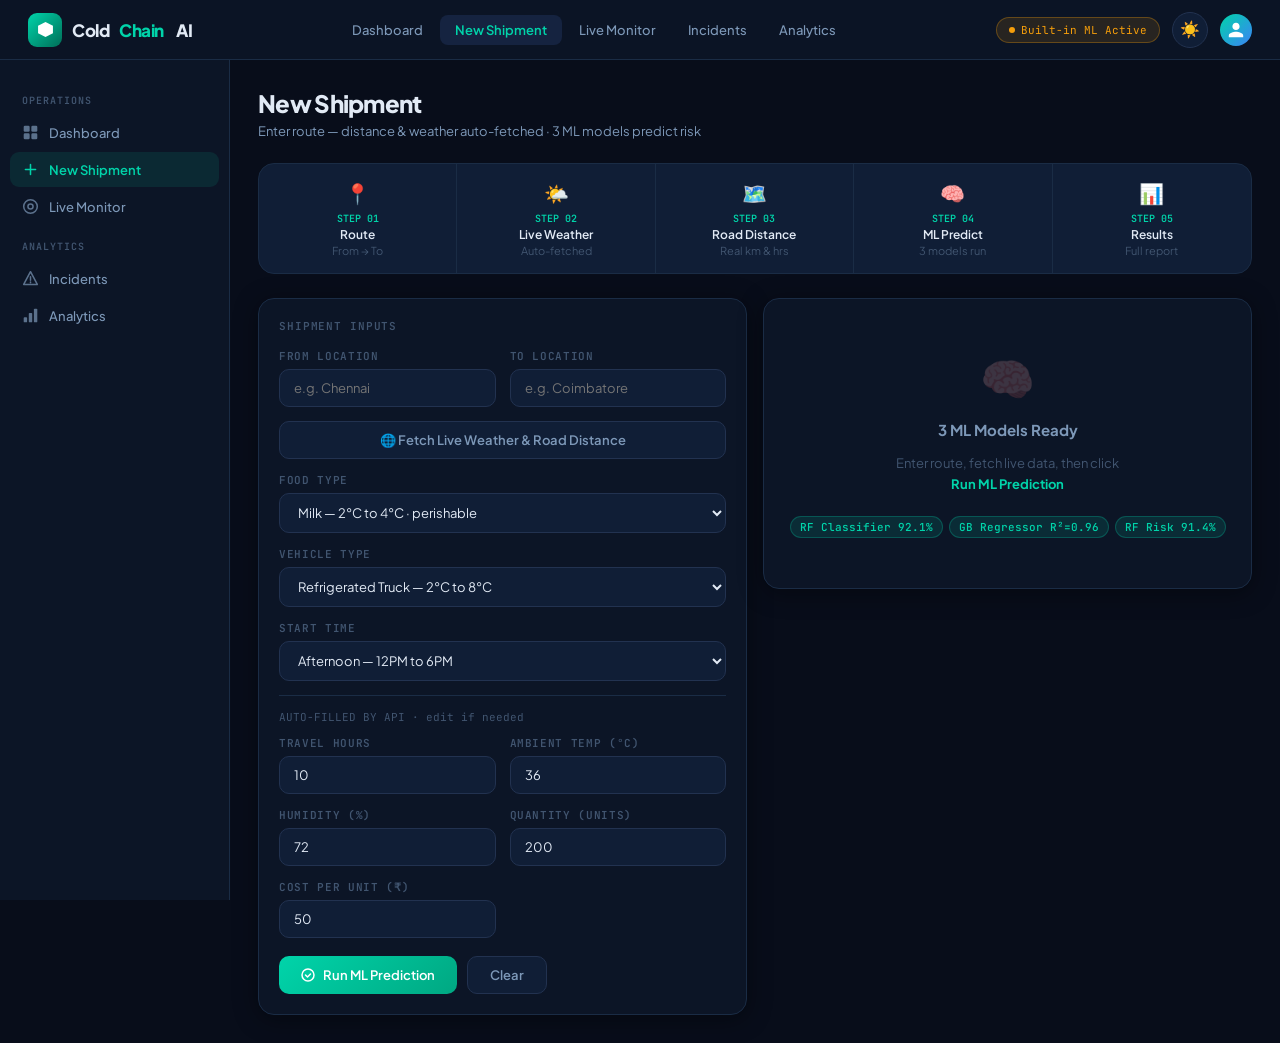
<file: frontend/shipment.html>
<!DOCTYPE html>
<html lang="en">
<head>
  <meta charset="UTF-8"/>
  <meta name="viewport" content="width=device-width, initial-scale=1.0"/>
  <title>ColdChain AI — New Shipment</title>
  <link rel="stylesheet" href="css/style.css"/>
  <script src="js/theme.js"></script>
</head>
<body>
<div class="shell">
  <header class="topbar">
    <a href="index.html" class="logo">
      <div class="logo-mark"><svg viewBox="0 0 16 16"><path d="M8 1L15 4.5v7L8 15 1 11.5v-7z"/></svg></div>
      Cold<span>Chain</span>&nbsp;AI
    </a>
    <nav class="topbar-nav">
      <a href="index.html">Dashboard</a>
      <a href="shipment.html" class="active">New Shipment</a>
      <a href="monitor.html">Live Monitor</a>
      <a href="incidents.html">Incidents</a>
      <a href="analytics.html">Analytics</a>
    </nav>
    <div class="topbar-right">
      <div class="live-badge" id="api-badge"><div class="live-dot" id="api-dot"></div><span id="api-status">Checking...</span></div>
      <button class="theme-toggle" onclick="toggleTheme()" title="Toggle theme">☀️</button>
      <div class="avatar" style="background:linear-gradient(135deg,var(--teal),var(--blue));color:#fff;font-weight:700;font-size:12px;">
        <svg viewBox="0 0 24 24" width="18" height="18" fill="currentColor"><path d="M12 12c2.7 0 4.8-2.1 4.8-4.8S14.7 2.4 12 2.4 7.2 4.5 7.2 7.2 9.3 12 12 12zm0 2.4c-3.2 0-9.6 1.6-9.6 4.8v2.4h19.2v-2.4c0-3.2-6.4-4.8-9.6-4.8z"/></svg>
      </div>
    </div>
  </header>

  <div class="page-body">
    <aside class="sidebar">
      <div class="sidebar-section">Operations</div>
      <a href="index.html"><svg viewBox="0 0 20 20" fill="currentColor"><rect x="2" y="2" width="7" height="7" rx="1.5"/><rect x="11" y="2" width="7" height="7" rx="1.5"/><rect x="2" y="11" width="7" height="7" rx="1.5"/><rect x="11" y="11" width="7" height="7" rx="1.5"/></svg>Dashboard</a>
      <a href="shipment.html" class="active"><svg viewBox="0 0 20 20" fill="none" stroke="currentColor" stroke-width="1.8"><path d="M10 4v12M4 10h12" stroke-linecap="round"/></svg>New Shipment</a>
      <a href="monitor.html"><svg viewBox="0 0 20 20" fill="none" stroke="currentColor" stroke-width="1.8"><circle cx="10" cy="10" r="8"/><circle cx="10" cy="10" r="3"/></svg>Live Monitor</a>
      <div class="sidebar-section">Analytics</div>
      <a href="incidents.html"><svg viewBox="0 0 20 20" fill="none" stroke="currentColor" stroke-width="1.8"><path d="M10 2L18 17H2L10 2z" stroke-linejoin="round"/><path d="M10 8v4M10 14v1" stroke-linecap="round"/></svg>Incidents</a>
      <a href="analytics.html"><svg viewBox="0 0 20 20" fill="currentColor"><rect x="2" y="12" width="4" height="6" rx="1"/><rect x="8" y="7" width="4" height="11" rx="1"/><rect x="14" y="2" width="4" height="16" rx="1"/></svg>Analytics</a>
    </aside>

    <main class="main-content">
      <div class="page-header">
        <div>
          <div class="page-title">New Shipment</div>
          <div class="page-sub">Enter route — distance &amp; weather auto-fetched · 3 ML models predict risk</div>
        </div>
      </div>

      <div class="how-strip">
        <div class="how-step"><div class="step-icon">📍</div><div class="step-num">STEP 01</div><div class="step-name">Route</div><div class="step-desc">From → To</div></div>
        <div class="how-step"><div class="step-icon">🌤️</div><div class="step-num">STEP 02</div><div class="step-name">Live Weather</div><div class="step-desc">Auto-fetched</div></div>
        <div class="how-step"><div class="step-icon">🗺️</div><div class="step-num">STEP 03</div><div class="step-name">Road Distance</div><div class="step-desc">Real km &amp; hrs</div></div>
        <div class="how-step"><div class="step-icon">🧠</div><div class="step-num">STEP 04</div><div class="step-name">ML Predict</div><div class="step-desc">3 models run</div></div>
        <div class="how-step"><div class="step-icon">📊</div><div class="step-num">STEP 05</div><div class="step-name">Results</div><div class="step-desc">Full report</div></div>
      </div>

      <div class="g2">
        <!-- LEFT FORM -->
        <div class="card">
          <div class="card-title">Shipment Inputs</div>
          <div style="display:flex;flex-direction:column;gap:14px;">

            <div class="form-grid-2">
              <div class="form-group">
                <label class="form-label">From Location</label>
                <input class="form-input" id="f-from" placeholder="e.g. Chennai" autocomplete="off"/>
              </div>
              <div class="form-group">
                <label class="form-label">To Location</label>
                <input class="form-input" id="f-to" placeholder="e.g. Coimbatore" autocomplete="off"/>
              </div>
            </div>

            <button id="fetch-btn" class="btn btn-ghost" onclick="fetchRouteData()" style="width:100%;justify-content:center;gap:8px;">
              🌐 Fetch Live Weather &amp; Road Distance
            </button>
            <div id="api-strip" style="display:none;border-radius:10px;padding:12px 14px;font-size:12px;font-family:var(--mono);line-height:1.8;"></div>

            <div class="form-group">
              <label class="form-label">Food Type</label>
              <select class="form-input" id="f-food">
                <option value="Milk">Milk — 2°C to 4°C · perishable</option>
                <option value="Meat">Meat — -2°C to 2°C · highly perishable</option>
                <option value="Fish">Fish — 0°C to 2°C · very perishable</option>
                <option value="Vegetables">Vegetables — 4°C to 8°C</option>
                <option value="Fruits">Fruits — 5°C to 10°C</option>
                <option value="Dairy">Dairy Products — 2°C to 6°C</option>
                <option value="Eggs">Eggs — 2°C to 5°C</option>
              </select>
            </div>

            <div class="form-group">
              <label class="form-label">Vehicle Type</label>
              <select class="form-input" id="f-vehicle">
                <option value="Normal Truck">Normal Truck — no cooling</option>
                <option value="Refrigerated Truck" selected>Refrigerated Truck — 2°C to 8°C</option>
                <option value="Frozen Container">Frozen Container — -10°C to 5°C</option>
              </select>
            </div>

            <div class="form-group">
              <label class="form-label">Start Time</label>
              <select class="form-input" id="f-tod">
                <option value="morning">Morning — 6AM to 12PM</option>
                <option value="afternoon" selected>Afternoon — 12PM to 6PM</option>
                <option value="evening">Evening — 6PM to 10PM</option>
                <option value="night">Night — 10PM to 6AM</option>
              </select>
            </div>

            <div style="border-top:1px solid var(--border);padding-top:14px;">
              <div style="font-size:11px;color:var(--text3);font-family:var(--mono);margin-bottom:12px;">AUTO-FILLED BY API · edit if needed</div>
              <div class="form-grid-2">
                <div class="form-group"><label class="form-label">Travel Hours</label><input class="form-input" id="f-hours" type="number" value="10" min="1" max="120" step="0.5"/></div>
                <div class="form-group"><label class="form-label">Ambient Temp (°C)</label><input class="form-input" id="f-ambient" type="number" value="36"/></div>
                <div class="form-group"><label class="form-label">Humidity (%)</label><input class="form-input" id="f-humidity" type="number" value="72"/></div>
                <div class="form-group"><label class="form-label">Quantity (units)</label><input class="form-input" id="f-qty" type="number" value="200"/></div>
                <div class="form-group"><label class="form-label">Cost per unit (₹)</label><input class="form-input" id="f-cost" type="number" value="50"/></div>
              </div>
            </div>

            <div style="display:flex;gap:10px;padding-top:4px;">
              <button class="btn btn-primary" id="predict-btn" onclick="runPrediction()">
                <svg width="14" height="14" viewBox="0 0 14 14" fill="none"><circle cx="7" cy="7" r="6" stroke="currentColor" stroke-width="1.5"/><path d="M4.5 7l2 2 3-3" stroke="currentColor" stroke-width="1.5" stroke-linecap="round" stroke-linejoin="round"/></svg>
                Run ML Prediction
              </button>
              <button class="btn btn-ghost" onclick="clearAll()">Clear</button>
            </div>
          </div>
        </div>

        <!-- RIGHT RESULTS -->
        <div style="display:flex;flex-direction:column;gap:14px;">
          <div id="pane-empty" class="card" style="display:flex;flex-direction:column;align-items:center;justify-content:center;padding:50px 24px;gap:14px;text-align:center;">
            <div style="font-size:44px;opacity:0.2;">🧠</div>
            <div style="font-size:15px;font-weight:700;color:var(--text2);">3 ML Models Ready</div>
            <div style="font-size:13px;color:var(--text3);max-width:240px;line-height:1.65;">Enter route, fetch live data, then click <strong style="color:var(--teal);">Run ML Prediction</strong></div>
            <div style="display:flex;flex-wrap:wrap;gap:6px;justify-content:center;margin-top:6px;">
              <span class="badge badge-teal">RF Classifier 92.1%</span>
              <span class="badge badge-teal">GB Regressor R²=0.96</span>
              <span class="badge badge-teal">RF Risk 91.4%</span>
            </div>
          </div>
          <div id="pane-loading" class="card loading-overlay" style="display:none;">
            <div class="spinner"></div>
            <div class="loading-steps">
              <div class="loading-step" id="ls1">Sending features to ML models...</div>
              <div class="loading-step" id="ls2">Random Forest classification...</div>
              <div class="loading-step" id="ls3">Gradient Boosting probability...</div>
              <div class="loading-step" id="ls4">Building risk report...</div>
            </div>
          </div>
          <div id="pane-error" style="display:none;background:rgba(239,68,68,0.08);border:1px solid rgba(239,68,68,0.25);border-radius:12px;padding:16px;font-size:13px;color:var(--red);line-height:1.7;"></div>
          <div id="pane-fallback" style="display:none;background:rgba(0,212,170,0.07);border:1px solid rgba(0,212,170,0.25);border-radius:10px;padding:14px;font-size:12px;color:var(--teal);line-height:1.7;">
            <strong>✓ Built-in ML engine active</strong> — Flask not running<br>
            For trained model accuracy: <code style="background:rgba(0,0,0,0.2);padding:2px 8px;border-radius:4px;">python api/app.py</code>
          </div>
          <div id="pane-results" style="display:none;flex-direction:column;gap:16px;"></div>
        </div>
      </div>
    </main>
  </div>
</div>

<style>
.spinner{width:36px;height:36px;border:3px solid var(--border2);border-top-color:var(--teal);border-radius:50%;animation:spin 0.8s linear infinite;}
@keyframes spin{to{transform:rotate(360deg);}}
.loading-step{font-size:12px;font-family:var(--mono);color:var(--text3);opacity:0.3;transition:opacity 0.3s;}
.loading-step.on{opacity:1;color:var(--teal);}
</style>

<script src="js/app.js"></script>
<script>
let _routeData = null;

// ── Fetch real weather + distance ─────────────────────────
async function fetchRouteData() {
  const from = document.getElementById('f-from').value.trim();
  const to   = document.getElementById('f-to').value.trim();
  if (!from || !to) { setStrip('error','⚠️ Enter both From and To locations first.'); return; }

  const btn = document.getElementById('fetch-btn');
  btn.disabled = true; btn.textContent = '⏳ Fetching...';
  setStrip('loading','🌐 Fetching weather &amp; road data...');

  const [weather, route] = await Promise.all([fetchWeather(from), fetchRoadDistance(from, to)]);
  _routeData = { weather, route };

  if (route) {
    document.getElementById('f-hours').value = route.durationHrs;
  }
  if (weather) {
    document.getElementById('f-ambient').value  = weather.temp;
    document.getElementById('f-humidity').value = weather.humidity;
  }

  const wLine = weather
    ? `🌡️ <strong>${weather.temp}°C</strong>, feels ${weather.feels}°C · ${weather.humidity}% humidity · <em>${weather.desc}</em> · 💨${weather.wind}km/h in <strong>${weather.city}</strong>`
    : `🌡️ <span style="color:var(--amber)">Weather unavailable — using manual values</span>`;
  const rLine = route
    ? `🗺️ <strong>${route.distanceKm} km</strong> · Est. <strong>${route.durationHrs} hrs</strong> · <em>${route.source}</em> (auto-filled)`
    : `🗺️ <span style="color:var(--amber)">Distance not found — enter travel hours manually</span>`;

  setStrip('success', wLine + '<br>' + rLine);
  btn.disabled = false; btn.textContent = '🔄 Re-fetch Weather & Distance';
}

function setStrip(type, html) {
  const el = document.getElementById('api-strip');
  el.style.display = 'block';
  const s = type==='error'   ? 'background:rgba(239,68,68,0.07);border:1px solid rgba(239,68,68,0.2);color:var(--red);'
           : type==='loading' ? 'background:rgba(59,130,246,0.07);border:1px solid rgba(59,130,246,0.2);color:var(--blue);'
                              : 'background:rgba(0,212,170,0.07);border:1px solid rgba(0,212,170,0.2);color:var(--text2);';
  el.style.cssText = 'display:block;border-radius:10px;padding:12px 14px;font-size:12px;font-family:var(--mono);line-height:1.8;' + s;
  el.innerHTML = html;
}

// ── Prediction ────────────────────────────────────────────
async function runPrediction() {
  const btn  = document.getElementById('predict-btn');
  const from = document.getElementById('f-from').value.trim();
  const to   = document.getElementById('f-to').value.trim();

  if (!from || !to) {
    document.getElementById('pane-error').textContent = '⚠️ Enter both From and To locations.';
    showPane('pane-error'); return;
  }

  const food  = document.getElementById('f-food').value;
  const veh   = document.getElementById('f-vehicle').value;
  const tod   = document.getElementById('f-tod').value;
  const hours = parseFloat(document.getElementById('f-hours').value) || 10;
  const amb   = parseFloat(document.getElementById('f-ambient').value) || 35;
  const hum   = parseFloat(document.getElementById('f-humidity').value) || 65;
  const qty   = parseInt(document.getElementById('f-qty').value) || 200;
  const cost  = parseFloat(document.getElementById('f-cost').value) || 50;
  const distKm= _routeData?.route?.distanceKm || null;

  btn.disabled = true;
  btn.innerHTML = '<div class="spinner" style="width:14px;height:14px;border-width:2px;display:inline-block;vertical-align:middle;margin-right:6px;"></div> Predicting...';
  document.getElementById('pane-fallback').style.display = 'none';
  showPane('pane-loading');
  animateLoadingSteps(['ls1','ls2','ls3','ls4']);

  const payload = {
    food_type:food, vehicle_type:veh, time_of_day:tod,
    travel_hours:hours, ambient_temp_c:amb, humidity_pct:hum,
    quantity:qty, cost_per_unit:cost, distKm,
  };

  try {
    const data = await ColdChainAPI.predict(payload);
    if (distKm && data.prediction_summary) data.prediction_summary.estimated_distance_km = distKm;
    const finalDist = distKm || data.prediction_summary?.estimated_distance_km || Math.round(hours*55);

    buildResults(data, from, to, hours, finalDist);
    showPane('pane-results');
    if (data._source === 'local_fallback') document.getElementById('pane-fallback').style.display = 'block';

    // ✅ Save with travelHours so monitor status works correctly
    ShipmentStore.save({
      from, to, food, vehicle: veh,
      travelHours: hours,
      distanceKm : finalDist,
      weather    : _routeData?.weather || null,
      result     : data,
    });

  } catch(e) {
    document.getElementById('pane-error').textContent = '⚠️ Error: ' + e.message;
    showPane('pane-error');
  }

  btn.disabled = false;
  btn.innerHTML = '<svg width="14" height="14" viewBox="0 0 14 14" fill="none"><circle cx="7" cy="7" r="6" stroke="currentColor" stroke-width="1.5"/><path d="M4.5 7l2 2 3-3" stroke="currentColor" stroke-width="1.5" stroke-linecap="round" stroke-linejoin="round"/></svg> Run ML Prediction';
}

function showPane(id) {
  ['pane-empty','pane-loading','pane-error','pane-results'].forEach(p=>{
    const el=document.getElementById(p); if(el) el.style.display='none';
  });
  const el=document.getElementById(id);
  if(el) el.style.display=(id==='pane-results')?'flex':'block';
}

function buildResults(data, from, to, hours, dist) {
  const ml  = data.ml_predictions;
  const sum = data.prediction_summary;
  const sp  = parseFloat(sum.spoilage_probability_pct);
  const col = spoilageColor(sp);
  const cls = barClass(sp);
  const rp  = ml.model_3_risk?.risk_probabilities || {};
  const priColor = sum.delivery_priority==='Critical'||sum.delivery_priority==='High'?'var(--red)':sum.delivery_priority==='Medium'?'var(--amber)':'var(--teal)';

  const rpBars = Object.entries(rp).map(([k,v])=>`
    <div style="margin-bottom:8px;">
      <div style="display:flex;justify-content:space-between;font-size:11px;font-family:var(--mono);margin-bottom:3px;">
        <span style="color:var(--text3)">${k}</span><span>${parseFloat(v).toFixed(1)}%</span>
      </div>
      <div class="risk-bar-track"><div class="risk-bar-fill ${k==='High'?'high':k==='Medium'?'medium':'safe'}" style="width:${Math.min(parseFloat(v)||0,100)}%"></div></div>
    </div>`).join('');

  const actions = [
    sum.vehicle_compatible
      ? `Maintain container at <strong>${sum.recommended_container_temp}</strong> throughout journey`
      : `⚠️ <strong>Switch vehicle immediately</strong> — cannot maintain ${sum.recommended_container_temp}`,
    `Monitor temperature every 2 hours — shelf life: <strong>${sum.shelf_life_remaining_hours} hrs</strong> remaining`,
    sp>50 ? `<strong style="color:var(--red)">PRIORITIZE delivery — HIGH spoilage risk</strong>` : `Standard delivery schedule acceptable`,
    `Priority: <strong>${sum.delivery_priority}</strong> · Est. loss if spoiled: <strong style="color:var(--red)">${inr(sum.estimated_loss_inr)}</strong>`,
  ];

  document.getElementById('pane-results').innerHTML = `
    <div class="ml-model-strip fadein">
      <div class="ml-model-chip"><div class="name">RF Classifier</div><div class="score" style="color:${col}">${ml.model_1_classifier.prediction}</div><div class="algo">${ml.model_1_classifier.confidence}% conf · ${ml.model_1_classifier.accuracy}</div></div>
      <div class="ml-model-chip"><div class="name">GB Regressor</div><div class="score" style="color:${col}">${sp.toFixed(1)}%</div><div class="algo">Spoilage probability</div></div>
      <div class="ml-model-chip"><div class="name">RF Risk</div><div class="score" style="color:${col}">${sum.risk_level}</div><div class="algo">Risk level · ${ml.model_3_risk?.accuracy||''}</div></div>
    </div>
    <div class="spoilage-hero fadein">
      <div style="text-align:center;min-width:115px;">
        <div style="font-size:52px;font-weight:800;font-family:var(--mono);line-height:1;letter-spacing:-2px;color:${col}">${sp.toFixed(1)}%</div>
        <div style="font-size:10px;color:var(--text3);font-family:var(--mono);margin-top:4px;">SPOILAGE RISK</div>
      </div>
      <div style="width:1px;background:var(--border);align-self:stretch;"></div>
      <div style="flex:1;display:flex;flex-direction:column;gap:10px;">
        <div style="display:flex;align-items:center;gap:10px;flex-wrap:wrap;">
          <span class="badge badge-${cls}" style="font-size:12px;padding:5px 14px;">${sum.risk_level} Risk</span>
          <span style="font-size:12px;color:var(--text3);font-family:var(--mono);">Score: ${sum.risk_score}/100</span>
        </div>
        <div class="risk-bar-track" style="height:8px;"><div class="risk-bar-fill ${cls}" style="width:${Math.min(sp,100)}%;transition:width 1s ease;"></div></div>
        <div style="font-size:12px;color:var(--text3);">${from} → ${to} &nbsp;·&nbsp; <span style="font-family:var(--mono);">${dist} km · ${hours}h</span></div>
      </div>
    </div>
    <div class="route-vis fadein">
      <div class="rv-city"><div class="rv-dot"></div><div class="rv-city-name">${from}</div><div class="rv-city-sub">Origin</div></div>
      <div class="rv-line"><div class="rv-truck">🚛</div><div class="rv-meta">${dist} km · ${hours} hrs</div></div>
      <div class="rv-city"><div class="rv-dot dest"></div><div class="rv-city-name">${to}</div><div class="rv-city-sub">Destination</div></div>
    </div>
    <div class="stat-grid-4 fadein">
      <div class="stat-box"><div class="stat-box-key">Container Temp</div><div class="stat-box-val" style="color:var(--blue);font-size:14px;">${sum.recommended_container_temp}</div></div>
      <div class="stat-box"><div class="stat-box-key">Shelf Life Left</div><div class="stat-box-val" style="color:${(sum.shelf_life_remaining_hours||99)<8?'var(--red)':'var(--text)'}">${sum.shelf_life_remaining_hours} hrs</div></div>
      <div class="stat-box"><div class="stat-box-key">Priority</div><div class="stat-box-val" style="font-size:15px;color:${priColor}">${sum.delivery_priority}</div></div>
      <div class="stat-box"><div class="stat-box-key">Est. Loss</div><div class="stat-box-val" style="color:var(--red);font-size:14px;">${inr(sum.estimated_loss_inr)}</div></div>
    </div>
    <div class="g2 fadein">
      <div class="ai-section">
        <div class="ai-section-title">Vehicle Status</div>
        <div class="ai-section-body">
          ${sum.vehicle_compatible?'<span style="color:var(--teal);font-weight:600;">✓ Compatible</span>':'<span style="color:var(--red);font-weight:600;">✗ Incompatible — switch vehicle!</span>'}
          <br><span style="font-size:12px;color:var(--text3);margin-top:6px;display:block;">${sum.vehicle_note||''}</span>
        </div>
      </div>
      <div class="ai-section"><div class="ai-section-title">Risk Probabilities</div>${rpBars}</div>
    </div>
    <div class="ai-section fadein">
      <div class="ai-section-title">Recommended Actions</div>
      <div class="action-list">${actions.map((a,i)=>`<div class="action-item"><div class="action-num">${i+1}</div><div>${a}</div></div>`).join('')}</div>
    </div>
    ${sum.cold_stop_needed?`<div class="ai-section fadein" style="border-color:rgba(59,130,246,0.3);"><div class="ai-section-title" style="color:var(--blue);">❄️ Cold Storage Stop Recommended</div><div class="ai-section-body">Long route or high spoilage risk — find certified cold storage within 15km of your route.</div></div>`:''}
  `;
}

function clearAll() {
  showPane('pane-empty');
  document.getElementById('pane-fallback').style.display = 'none';
  document.getElementById('api-strip').style.display = 'none';
  _routeData = null;
  document.getElementById('fetch-btn').textContent = '🌐 Fetch Live Weather & Road Distance';
}

// Flask badge
(async()=>{
  const ok = await ColdChainAPI.checkFlask();
  const badge=document.getElementById('api-badge'),dot=document.getElementById('api-dot'),status=document.getElementById('api-status');
  if(ok){status.textContent='Flask ML Online';dot.style.background='#00d4aa';}
  else{status.textContent='Built-in ML Active';badge.style.background='rgba(245,158,11,0.12)';badge.style.borderColor='rgba(245,158,11,0.3)';dot.style.background='#f59e0b';status.style.color='#f59e0b';}
})();
</script>
</body>
</html>
</file>
<file: frontend/css/style.css>
@import url('https://fonts.googleapis.com/css2?family=Plus+Jakarta+Sans:wght@400;500;600;700;800&family=JetBrains+Mono:wght@400;500&display=swap');

/* ── RESET ── */
*, *::before, *::after { box-sizing: border-box; margin: 0; padding: 0; }

/* ══════════════════════════════════════════
   DARK MODE (default)
══════════════════════════════════════════ */
:root {
  --bg1: #080d1a;
  --bg2: #0c1526;
  --bg3: #101e36;
  --bg4: #152340;
  --teal:   #00d4aa;
  --teal2:  #00a882;
  --teal3:  #006e58;
  --amber:  #f59e0b;
  --red:    #ef4444;
  --blue:   #3b82f6;
  --green:  #22c55e;
  --text:   #e2eaf5;
  --text2:  #7d98b8;
  --text3:  #415570;
  --border: #1a2c45;
  --border2:#223250;
  --card:   #0c1526;
  --topbar-bg: rgba(12,21,38,0.96);
  --shadow: 0 4px 24px rgba(0,0,0,0.4);
  --sans:  'Plus Jakarta Sans', sans-serif;
  --mono:  'JetBrains Mono', monospace;
  --radius: 12px;
  --radius-lg: 16px;
  --theme-icon: '☀️';
}

/* ══════════════════════════════════════════
   LIGHT MODE
══════════════════════════════════════════ */
[data-theme="light"] {
  --bg1:    #f0f4f8;
  --bg2:    #ffffff;
  --bg3:    #f7f9fc;
  --bg4:    #eaf0f8;
  --teal:   #00a882;
  --teal2:  #008f6e;
  --teal3:  #006e58;
  --amber:  #d97706;
  --red:    #dc2626;
  --blue:   #2563eb;
  --green:  #16a34a;
  --text:   #0f172a;
  --text2:  #475569;
  --text3:  #94a3b8;
  --border: #e2e8f0;
  --border2:#cbd5e1;
  --card:   #ffffff;
  --topbar-bg: rgba(255,255,255,0.96);
  --shadow: 0 4px 24px rgba(0,0,0,0.08);
  --theme-icon: '🌙';
}

/* ── BASE ── */
html { scroll-behavior: smooth; }
body { font-family: var(--sans); background: var(--bg1); color: var(--text); min-height: 100vh; overflow-x: hidden; transition: background 0.3s, color 0.3s; }

/* ── SCROLLBAR ── */
::-webkit-scrollbar { width: 5px; }
::-webkit-scrollbar-track { background: var(--bg1); }
::-webkit-scrollbar-thumb { background: var(--border2); border-radius: 3px; }

/* ── PAGE SHELL ── */
.shell { display: grid; grid-template-rows: 60px 1fr; min-height: 100vh; }
.page-body { display: grid; grid-template-columns: 230px 1fr; }
.main-content { padding: 28px; overflow-y: auto; background: var(--bg1); }

/* ── TOPBAR ── */
.topbar {
  display: flex; align-items: center; justify-content: space-between;
  padding: 0 28px; background: var(--topbar-bg);
  border-bottom: 1px solid var(--border);
  position: sticky; top: 0; z-index: 200; backdrop-filter: blur(12px);
  transition: background 0.3s, border-color 0.3s;
}
.logo { display: flex; align-items: center; gap: 10px; font-size: 17px; font-weight: 800; letter-spacing: -0.5px; text-decoration: none; color: var(--text); }
.logo-mark { width: 34px; height: 34px; border-radius: 9px; background: linear-gradient(135deg, var(--teal), var(--teal3)); display: flex; align-items: center; justify-content: center; }
.logo-mark svg { width: 17px; height: 17px; fill: white; }
.logo span { color: var(--teal); }
.topbar-nav { display: flex; gap: 2px; }
.topbar-nav a { padding: 7px 15px; border-radius: 8px; font-size: 13px; font-weight: 500; color: var(--text2); text-decoration: none; transition: all 0.15s; }
.topbar-nav a:hover { background: var(--bg3); color: var(--text); }
.topbar-nav a.active { background: var(--bg4); color: var(--teal); font-weight: 600; }
.topbar-right { display: flex; align-items: center; gap: 12px; }
.live-badge { display: flex; align-items: center; gap: 6px; background: rgba(0,212,170,0.1); border: 1px solid rgba(0,212,170,0.2); border-radius: 20px; padding: 5px 12px; font-size: 11px; font-family: var(--mono); color: var(--teal); }
.live-dot { width: 6px; height: 6px; border-radius: 50%; background: var(--teal); animation: livepulse 1.5s infinite; }
@keyframes livepulse { 0%,100%{opacity:1;} 50%{opacity:0.3;} }
.avatar { width: 32px; height: 32px; border-radius: 50%; background: linear-gradient(135deg, var(--teal), var(--blue)); display: flex; align-items: center; justify-content: center; font-size: 12px; font-weight: 700; color: white; }

/* ── THEME TOGGLE ── */
.theme-toggle {
  width: 36px; height: 36px; border-radius: 50%;
  border: 1px solid var(--border2); background: var(--bg3);
  cursor: pointer; font-size: 16px; display: flex; align-items: center;
  justify-content: center; transition: all 0.2s; flex-shrink: 0;
}
.theme-toggle:hover { border-color: var(--teal); transform: rotate(20deg); }

/* ── SIDEBAR ── */
.sidebar { background: var(--bg2); border-right: 1px solid var(--border); padding: 20px 10px; display: flex; flex-direction: column; gap: 2px; position: sticky; top: 60px; height: calc(100vh - 60px); overflow-y: auto; transition: background 0.3s, border-color 0.3s; }
.sidebar-section { font-size: 10px; font-weight: 600; color: var(--text3); letter-spacing: 0.1em; text-transform: uppercase; font-family: var(--mono); padding: 14px 12px 6px; }
.sidebar a { display: flex; align-items: center; gap: 10px; padding: 9px 12px; border-radius: 9px; font-size: 13px; font-weight: 500; color: var(--text2); text-decoration: none; transition: all 0.12s; }
.sidebar a:hover { background: var(--bg3); color: var(--text); }
.sidebar a.active { background: rgba(0,212,170,0.1); color: var(--teal); font-weight: 600; }
.sidebar a svg { width: 17px; height: 17px; flex-shrink: 0; opacity: 0.7; }
.sidebar a.active svg { opacity: 1; }

/* ── PAGE HEADER ── */
.page-header { display: flex; align-items: flex-start; justify-content: space-between; margin-bottom: 24px; }
.page-title { font-size: 24px; font-weight: 800; letter-spacing: -0.7px; }
.page-sub { font-size: 13px; color: var(--text2); margin-top: 5px; }

/* ── GRID UTILS ── */
.g2 { display: grid; grid-template-columns: repeat(2, minmax(0,1fr)); gap: 16px; }
.g3 { display: grid; grid-template-columns: repeat(3, minmax(0,1fr)); gap: 16px; }
.g4 { display: grid; grid-template-columns: repeat(4, minmax(0,1fr)); gap: 12px; }
.flex-col { display: flex; flex-direction: column; gap: 16px; }

/* ── METRIC CARDS ── */
.metric-card { background: var(--card); border: 1px solid var(--border); border-radius: var(--radius-lg); padding: 18px 20px; position: relative; overflow: hidden; transition: border-color 0.2s, background 0.3s; box-shadow: var(--shadow); }
.metric-card::before { content: ''; position: absolute; top: 0; left: 0; right: 0; height: 3px; }
.metric-card.c-teal::before { background: linear-gradient(90deg, var(--teal), transparent); }
.metric-card.c-amber::before { background: linear-gradient(90deg, var(--amber), transparent); }
.metric-card.c-red::before { background: linear-gradient(90deg, var(--red), transparent); }
.metric-card.c-blue::before { background: linear-gradient(90deg, var(--blue), transparent); }
.metric-card:hover { border-color: var(--teal); transform: translateY(-1px); box-shadow: var(--shadow); }
.mc-label { font-size: 11px; font-weight: 500; color: var(--text3); font-family: var(--mono); text-transform: uppercase; letter-spacing: 0.06em; }
.mc-value { font-size: 28px; font-weight: 800; letter-spacing: -1px; line-height: 1.1; margin: 6px 0 4px; }
.mc-value.teal  { color: var(--teal); }
.mc-value.amber { color: var(--amber); }
.mc-value.red   { color: var(--red); }
.mc-value.blue  { color: var(--blue); }
.mc-change { font-size: 11px; color: var(--text3); font-family: var(--mono); }
.mc-change.up { color: var(--green); }
.mc-change.dn { color: var(--red); }

/* ── CARDS ── */
.card { background: var(--card); border: 1px solid var(--border); border-radius: var(--radius-lg); padding: 20px; transition: background 0.3s, border-color 0.3s; box-shadow: var(--shadow); }
.card-title { font-size: 11px; font-weight: 600; color: var(--text3); font-family: var(--mono); text-transform: uppercase; letter-spacing: 0.08em; margin-bottom: 16px; }

/* ── BUTTONS ── */
.btn { display: inline-flex; align-items: center; gap: 8px; padding: 10px 22px; border-radius: 10px; font-size: 13px; font-weight: 600; font-family: var(--sans); cursor: pointer; border: none; transition: all 0.15s; text-decoration: none; }
.btn-primary { background: linear-gradient(135deg, var(--teal), var(--teal2)); color: #fff; }
.btn-primary:hover { filter: brightness(1.08); transform: translateY(-1px); }
.btn-primary:active { transform: translateY(0); }
.btn-primary:disabled { opacity: 0.5; cursor: not-allowed; filter: none; transform: none; }
.btn-ghost { background: var(--bg3); color: var(--text2); border: 1px solid var(--border2); }
.btn-ghost:hover { color: var(--text); border-color: var(--teal); }
.btn-danger { background: rgba(239,68,68,0.12); color: var(--red); border: 1px solid rgba(239,68,68,0.25); }
.btn-danger:hover { background: rgba(239,68,68,0.2); }

/* ── FORM ── */
.form-group { display: flex; flex-direction: column; gap: 6px; }
.form-label { font-size: 11px; font-weight: 600; color: var(--text3); font-family: var(--mono); text-transform: uppercase; letter-spacing: 0.06em; }
.form-input { padding: 10px 14px; border-radius: 10px; border: 1px solid var(--border2); background: var(--bg3); font-size: 13px; color: var(--text); font-family: var(--sans); outline: none; width: 100%; transition: border-color 0.15s, box-shadow 0.15s, background 0.3s; }
.form-input:focus { border-color: var(--teal); box-shadow: 0 0 0 3px rgba(0,212,170,0.1); }
.form-input option { background: var(--bg2); color: var(--text); }
.form-grid-2 { display: grid; grid-template-columns: 1fr 1fr; gap: 14px; }

/* ── BADGES ── */
.badge { display: inline-flex; align-items: center; gap: 4px; padding: 3px 9px; border-radius: 20px; font-size: 11px; font-family: var(--mono); font-weight: 500; }
.badge-safe   { background: rgba(34,197,94,0.12);  color: var(--green); border: 1px solid rgba(34,197,94,0.25); }
.badge-medium { background: rgba(245,158,11,0.12); color: var(--amber); border: 1px solid rgba(245,158,11,0.25); }
.badge-high   { background: rgba(239,68,68,0.12);  color: var(--red);   border: 1px solid rgba(239,68,68,0.25); }
.badge-info   { background: rgba(59,130,246,0.12); color: var(--blue);  border: 1px solid rgba(59,130,246,0.25); }
.badge-teal   { background: rgba(0,212,170,0.12);  color: var(--teal);  border: 1px solid rgba(0,212,170,0.25); }

/* ── TABLES ── */
.data-table { width: 100%; border-collapse: collapse; font-size: 13px; }
.data-table th { text-align: left; padding: 8px 14px; font-size: 10px; font-weight: 600; color: var(--text3); font-family: var(--mono); text-transform: uppercase; letter-spacing: 0.06em; border-bottom: 1px solid var(--border); }
.data-table td { padding: 12px 14px; border-bottom: 1px solid var(--border); color: var(--text); }
.data-table tr:last-child td { border-bottom: none; }
.data-table tr:hover td { background: var(--bg3); cursor: pointer; }
.data-table td.mono { font-family: var(--mono); font-size: 11px; color: var(--text3); }

/* ── RISK BARS ── */
.risk-bar-wrap { display: flex; align-items: center; gap: 8px; }
.risk-bar-track { flex: 1; height: 6px; background: var(--border); border-radius: 3px; overflow: hidden; }
.risk-bar-fill { height: 100%; border-radius: 3px; transition: width 0.8s ease; }
.risk-bar-fill.safe   { background: var(--teal); }
.risk-bar-fill.medium { background: var(--amber); }
.risk-bar-fill.high   { background: var(--red); }

/* ── WEATHER STRIP ── */
.weather-strip { display: flex; gap: 10px; }
.weather-cell { flex: 1; background: var(--bg3); border: 1px solid var(--border); border-radius: 10px; padding: 14px 10px; display: flex; flex-direction: column; align-items: center; gap: 5px; text-align: center; }
.weather-icon { font-size: 22px; }
.weather-temp { font-size: 19px; font-weight: 700; font-family: var(--mono); }
.weather-label { font-size: 11px; color: var(--text3); }

/* ── COLD STOP ITEMS ── */
.cold-stop-item { display: flex; align-items: center; gap: 12px; padding: 13px; border-radius: 10px; background: var(--bg3); border: 1px solid var(--border); }
.cold-stop-item + .cold-stop-item { margin-top: 8px; }
.cold-stop-icon { width: 38px; height: 38px; border-radius: 9px; background: rgba(59,130,246,0.12); display: flex; align-items: center; justify-content: center; font-size: 18px; flex-shrink: 0; }
.cold-stop-name { font-size: 13px; font-weight: 600; margin-bottom: 2px; }
.cold-stop-meta { font-size: 11px; color: var(--text3); font-family: var(--mono); }
.cold-stop-dist { font-size: 12px; color: var(--teal); font-family: var(--mono); font-weight: 600; margin-left: auto; }

/* ── INCIDENT ITEMS ── */
.incident-item { display: flex; align-items: center; gap: 12px; padding: 13px; border-radius: 10px; border: 1px solid var(--border); background: var(--bg3); }
.incident-item + .incident-item { margin-top: 8px; }
.incident-dot { width: 8px; height: 8px; border-radius: 50%; flex-shrink: 0; }
.incident-dot.critical { background: var(--red); }
.incident-dot.warning  { background: var(--amber); }
.incident-dot.info     { background: var(--blue); }

/* ── TIMELINE ── */
.timeline { display: flex; flex-direction: column; }
.tl-item { display: flex; gap: 14px; padding-bottom: 16px; position: relative; }
.tl-item:not(:last-child)::before { content: ''; position: absolute; left: 6px; top: 16px; bottom: 0; width: 1px; background: var(--border); }
.tl-dot { width: 13px; height: 13px; border-radius: 50%; flex-shrink: 0; margin-top: 2px; }
.tl-dot.done    { background: var(--teal); }
.tl-dot.current { background: var(--amber); box-shadow: 0 0 6px var(--amber); }
.tl-dot.pending { background: var(--border2); }
.tl-title { font-size: 13px; font-weight: 500; }
.tl-time  { font-size: 11px; color: var(--text3); font-family: var(--mono); margin-top: 2px; }

/* ── PREDICTION RESULT PANEL ── */
.result-panel { display: none; flex-direction: column; gap: 16px; }
.result-panel.show { display: flex; }
.spoilage-hero { background: var(--bg3); border: 1px solid var(--border2); border-radius: var(--radius-lg); padding: 20px; display: flex; align-items: center; gap: 20px; }
.sp-big-num { font-size: 54px; font-weight: 800; font-family: var(--mono); line-height: 1; letter-spacing: -2px; min-width: 120px; text-align: center; }
.sp-divider { width: 1px; background: var(--border); align-self: stretch; }
.sp-right { flex: 1; display: flex; flex-direction: column; gap: 10px; }
.stat-grid-4 { display: grid; grid-template-columns: repeat(4, minmax(0,1fr)); gap: 10px; }
.stat-box { background: var(--bg3); border: 1px solid var(--border); border-radius: 10px; padding: 12px 14px; }
.stat-box-key { font-size: 10px; color: var(--text3); font-family: var(--mono); text-transform: uppercase; letter-spacing: 0.05em; }
.stat-box-val { font-size: 17px; font-weight: 700; font-family: var(--mono); margin-top: 5px; }
.ai-section { background: var(--bg3); border: 1px solid var(--border2); border-radius: var(--radius); padding: 16px; }
.ai-section-title { font-size: 11px; font-weight: 600; color: var(--teal); font-family: var(--mono); text-transform: uppercase; letter-spacing: 0.07em; display: flex; align-items: center; gap: 6px; margin-bottom: 10px; }
.ai-section-title::before { content: ''; width: 5px; height: 5px; border-radius: 50%; background: var(--teal); display: inline-block; }
.ai-section-body { font-size: 13px; line-height: 1.7; color: var(--text2); }
.action-list { display: flex; flex-direction: column; gap: 8px; }
.action-item { display: flex; align-items: flex-start; gap: 10px; font-size: 13px; line-height: 1.55; color: var(--text2); }
.action-num { min-width: 22px; height: 22px; border-radius: 50%; background: rgba(0,212,170,0.12); color: var(--teal); font-size: 11px; font-weight: 700; display: flex; align-items: center; justify-content: center; flex-shrink: 0; margin-top: 1px; }

/* ── ML BADGE STRIP ── */
.ml-model-strip { display: flex; gap: 10px; }
.ml-model-chip { flex: 1; background: var(--bg3); border: 1px solid var(--border); border-radius: 10px; padding: 12px; text-align: center; }
.ml-model-chip .name  { font-size: 11px; font-family: var(--mono); color: var(--text3); text-transform: uppercase; letter-spacing: 0.05em; }
.ml-model-chip .score { font-size: 18px; font-weight: 700; font-family: var(--mono); color: var(--teal); margin: 4px 0; }
.ml-model-chip .algo  { font-size: 11px; color: var(--text3); }

/* ── LOADING ── */
.loading-overlay { display: none; flex-direction: column; align-items: center; justify-content: center; padding: 48px 24px; gap: 16px; }
.loading-overlay.show { display: flex; }
.spinner { width: 36px; height: 36px; border: 3px solid var(--border2); border-top-color: var(--teal); border-radius: 50%; animation: spin 0.7s linear infinite; }
@keyframes spin { to { transform: rotate(360deg); } }
.loading-steps { display: flex; flex-direction: column; gap: 5px; align-items: center; }
.loading-step { font-size: 12px; color: var(--text3); font-family: var(--mono); opacity: 0; transition: opacity 0.3s; }
.loading-step.on { opacity: 1; color: var(--teal); }

/* ── ROUTE VIS ── */
.route-vis { background: var(--bg3); border: 1px solid var(--border); border-radius: var(--radius); padding: 20px; display: flex; align-items: center; gap: 0; min-height: 90px; position: relative; }
.rv-city { display: flex; flex-direction: column; align-items: center; gap: 4px; min-width: 75px; }
.rv-dot { width: 11px; height: 11px; border-radius: 50%; border: 2px solid var(--teal); }
.rv-dot.dest { border-color: var(--amber); }
.rv-city-name { font-size: 12px; font-weight: 600; }
.rv-city-sub  { font-size: 10px; color: var(--text3); }
.rv-line { flex: 1; height: 2px; background: linear-gradient(90deg, var(--teal), var(--amber)); margin: 0 8px; position: relative; }
.rv-truck { position: absolute; top: -14px; font-size: 18px; animation: truckgo 4s linear infinite; }
@keyframes truckgo { from { left: 0%; } to { left: 88%; } }
.rv-meta { position: absolute; bottom: -18px; left: 50%; transform: translateX(-50%); white-space: nowrap; font-size: 10px; color: var(--text3); font-family: var(--mono); }

/* ── ERROR BOX ── */
.error-box { background: rgba(239,68,68,0.08); border: 1px solid rgba(239,68,68,0.25); border-radius: 10px; padding: 14px; font-size: 13px; color: var(--red); display: none; line-height: 1.6; }
.error-box.show { display: block; }

/* ── HOW IT WORKS STRIP ── */
.how-strip { display: grid; grid-template-columns: repeat(5, minmax(0,1fr)); background: var(--bg3); border: 1px solid var(--border); border-radius: var(--radius-lg); overflow: hidden; margin-bottom: 24px; }
.how-step { padding: 16px; text-align: center; border-right: 1px solid var(--border); }
.how-step:last-child { border-right: none; }
.how-step .step-icon { font-size: 20px; margin-bottom: 6px; }
.how-step .step-num  { font-size: 10px; font-weight: 600; color: var(--teal); font-family: var(--mono); margin-bottom: 2px; }
.how-step .step-name { font-size: 12px; font-weight: 600; }
.how-step .step-desc { font-size: 11px; color: var(--text3); margin-top: 2px; }

/* ── MODAL OVERLAY ── */
.modal-overlay {
  display: none; position: fixed; inset: 0; z-index: 1000;
  background: rgba(0,0,0,0.6); backdrop-filter: blur(4px);
  align-items: center; justify-content: center; padding: 20px;
}
.modal-overlay.open { display: flex; animation: fadein 0.2s ease; }
.modal-box {
  background: var(--card); border: 1px solid var(--border2);
  border-radius: var(--radius-lg); padding: 0;
  width: 100%; max-width: 680px; max-height: 90vh;
  overflow-y: auto; box-shadow: 0 24px 60px rgba(0,0,0,0.4);
  animation: slideup 0.25s ease;
}
@keyframes slideup { from { opacity:0; transform:translateY(20px); } to { opacity:1; transform:none; } }
.modal-header {
  display: flex; align-items: center; justify-content: space-between;
  padding: 20px 24px; border-bottom: 1px solid var(--border);
  position: sticky; top: 0; background: var(--card); z-index: 1;
}
.modal-title { font-size: 15px; font-weight: 700; }
.modal-close {
  width: 32px; height: 32px; border-radius: 50%;
  border: 1px solid var(--border2); background: var(--bg3);
  cursor: pointer; font-size: 18px; color: var(--text2);
  display: flex; align-items: center; justify-content: center;
  transition: all 0.15s;
}
.modal-close:hover { border-color: var(--red); color: var(--red); }
.modal-body { padding: 24px; display: flex; flex-direction: column; gap: 16px; }

/* ── ANIMATIONS ── */
@keyframes fadein { from { opacity: 0; transform: translateY(8px); } to { opacity: 1; transform: none; } }
.fadein { animation: fadein 0.35s ease both; }

/* ── CHART CONTAINERS ── */
.chart-wrap { position: relative; }

/* ── RESPONSIVE ── */
@media (max-width: 900px) {
  .page-body { grid-template-columns: 1fr; }
  .sidebar { display: none; }
  .g2, .g3, .g4 { grid-template-columns: 1fr; }
  .metrics-4 { grid-template-columns: repeat(2, 1fr); }
  .how-strip { grid-template-columns: repeat(3, 1fr); }
  .stat-grid-4 { grid-template-columns: repeat(2, 1fr); }
  .form-grid-2 { grid-template-columns: 1fr; }
  .topbar-nav { display: none; }
  .ml-model-strip { flex-wrap: wrap; }
}


.avatar {
  width: 32px;
  height: 32px;
  background-color: var(--teal); /* Matches your ColdChain branding */
  color: white;
  border-radius: 50%;
  display: flex;
  align-items: center;
  justify-content: center;
  font-size: 14px;
  cursor: pointer;
  transition: opacity 0.2s;
}

.avatar:hover {
  opacity: 0.8;
}
</file>
